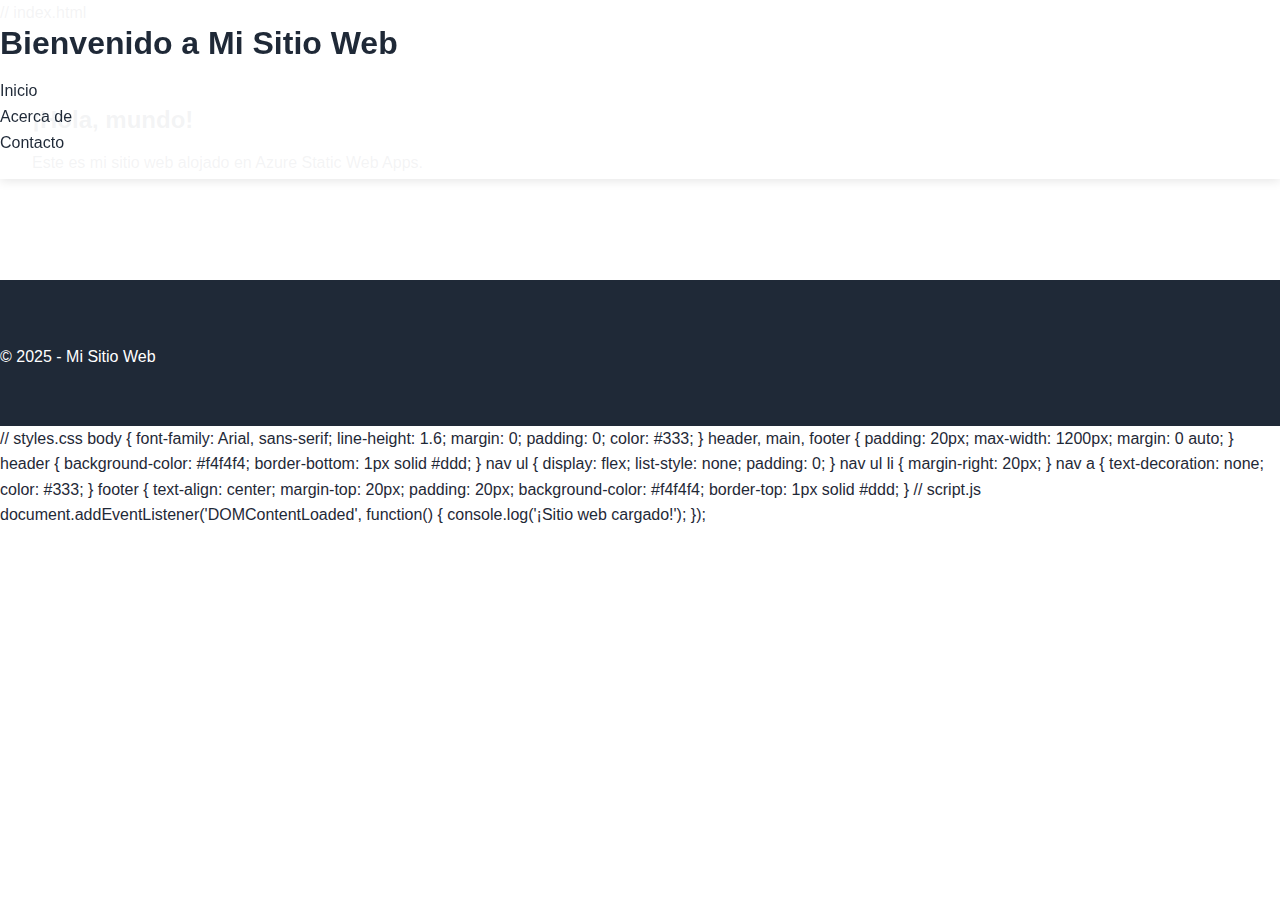
<file: index.html>
// index.html
<!DOCTYPE html>
<html lang="es">
<head>
    <meta charset="UTF-8">
    <meta name="viewport" content="width=device-width, initial-scale=1.0">
    <title>Mi Sitio Web</title>
    <link rel="stylesheet" href="styles.css">
</head>
<body>
    <header>
        <h1>Bienvenido a Mi Sitio Web</h1>
        <nav>
            <ul>
                <li><a href="index.html">Inicio</a></li>
                <li><a href="about.html">Acerca de</a></li>
                <li><a href="contact.html">Contacto</a></li>
            </ul>
        </nav>
    </header>
    
    <main>
        <section>
            <h2>¡Hola, mundo!</h2>
            <p>Este es mi sitio web alojado en Azure Static Web Apps.</p>
        </section>
    </main>
    
    <footer>
        <p>&copy; 2025 - Mi Sitio Web</p>
    </footer>
    
    <script src="script.js"></script>
</body>
</html>

// styles.css
body {
    font-family: Arial, sans-serif;
    line-height: 1.6;
    margin: 0;
    padding: 0;
    color: #333;
}

header, main, footer {
    padding: 20px;
    max-width: 1200px;
    margin: 0 auto;
}

header {
    background-color: #f4f4f4;
    border-bottom: 1px solid #ddd;
}

nav ul {
    display: flex;
    list-style: none;
    padding: 0;
}

nav ul li {
    margin-right: 20px;
}

nav a {
    text-decoration: none;
    color: #333;
}

footer {
    text-align: center;
    margin-top: 20px;
    padding: 20px;
    background-color: #f4f4f4;
    border-top: 1px solid #ddd;
}

// script.js
document.addEventListener('DOMContentLoaded', function() {
    console.log('¡Sitio web cargado!');
});
</file>
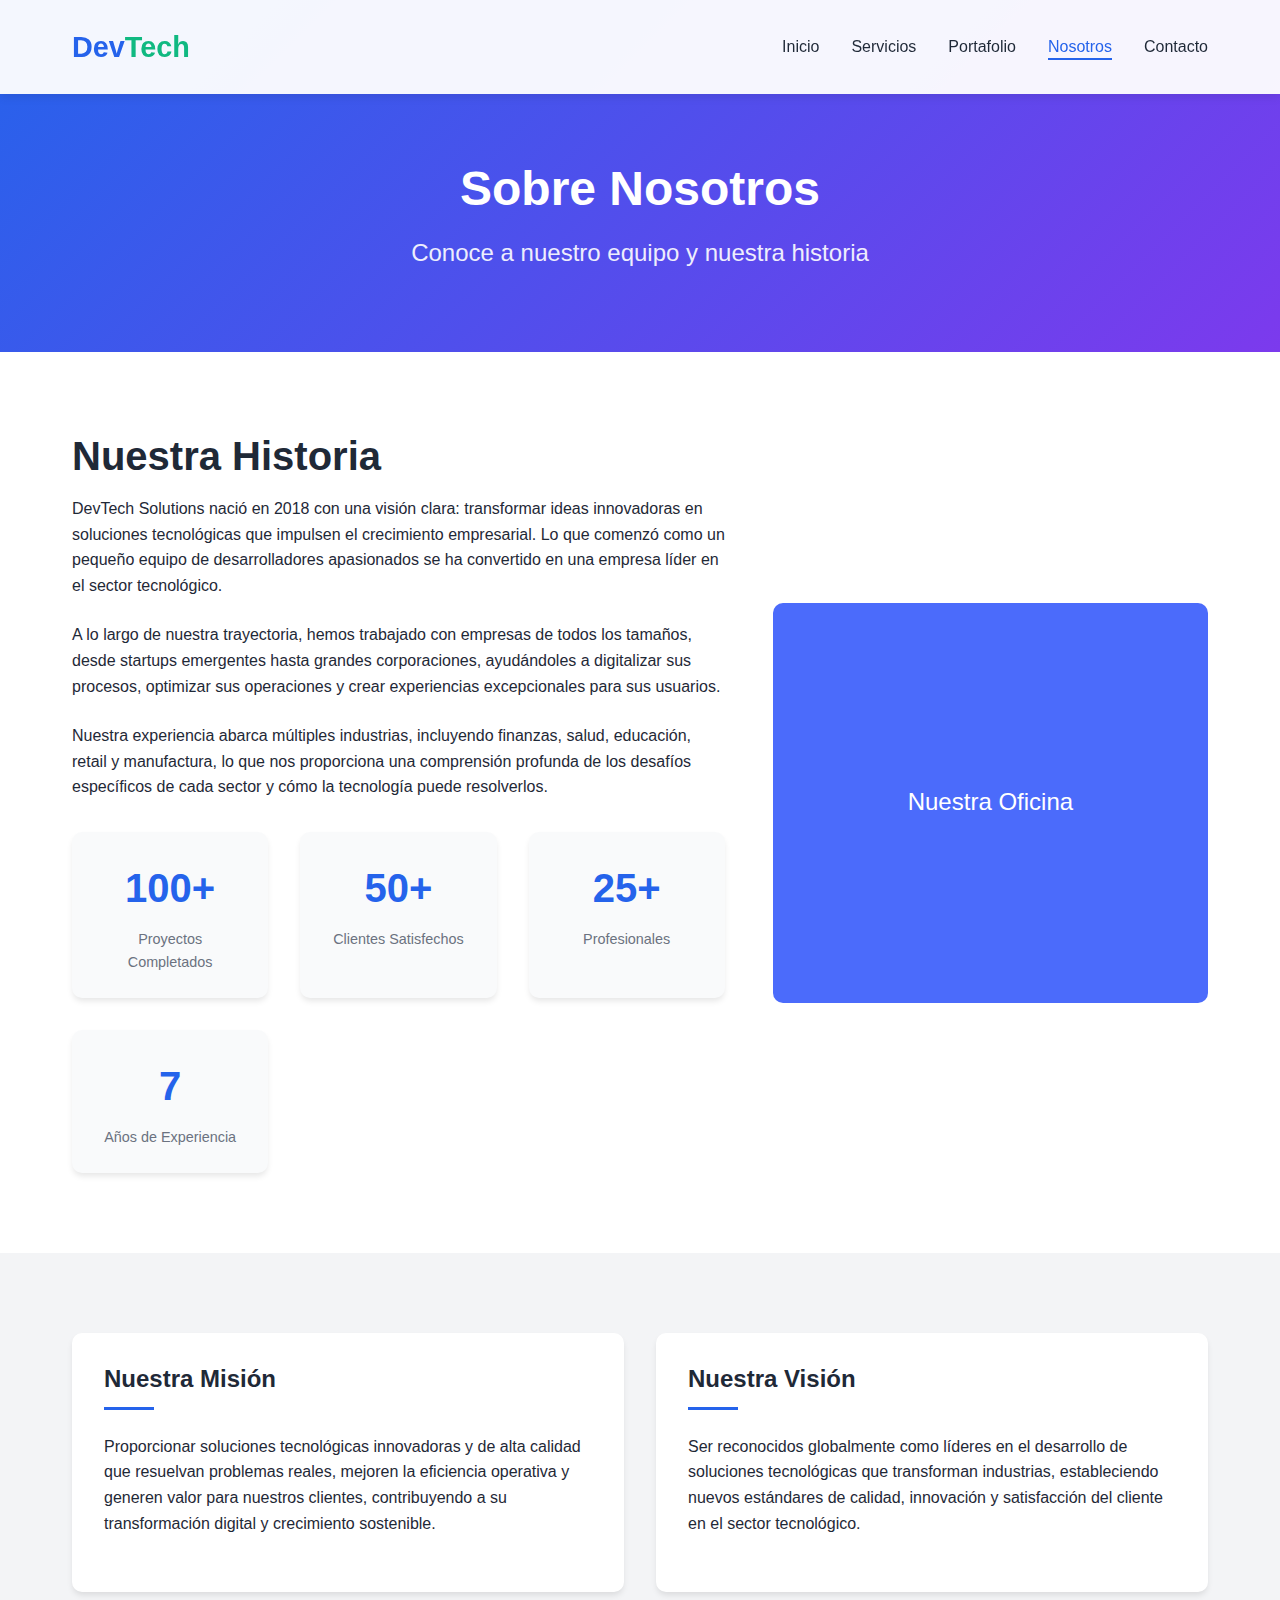
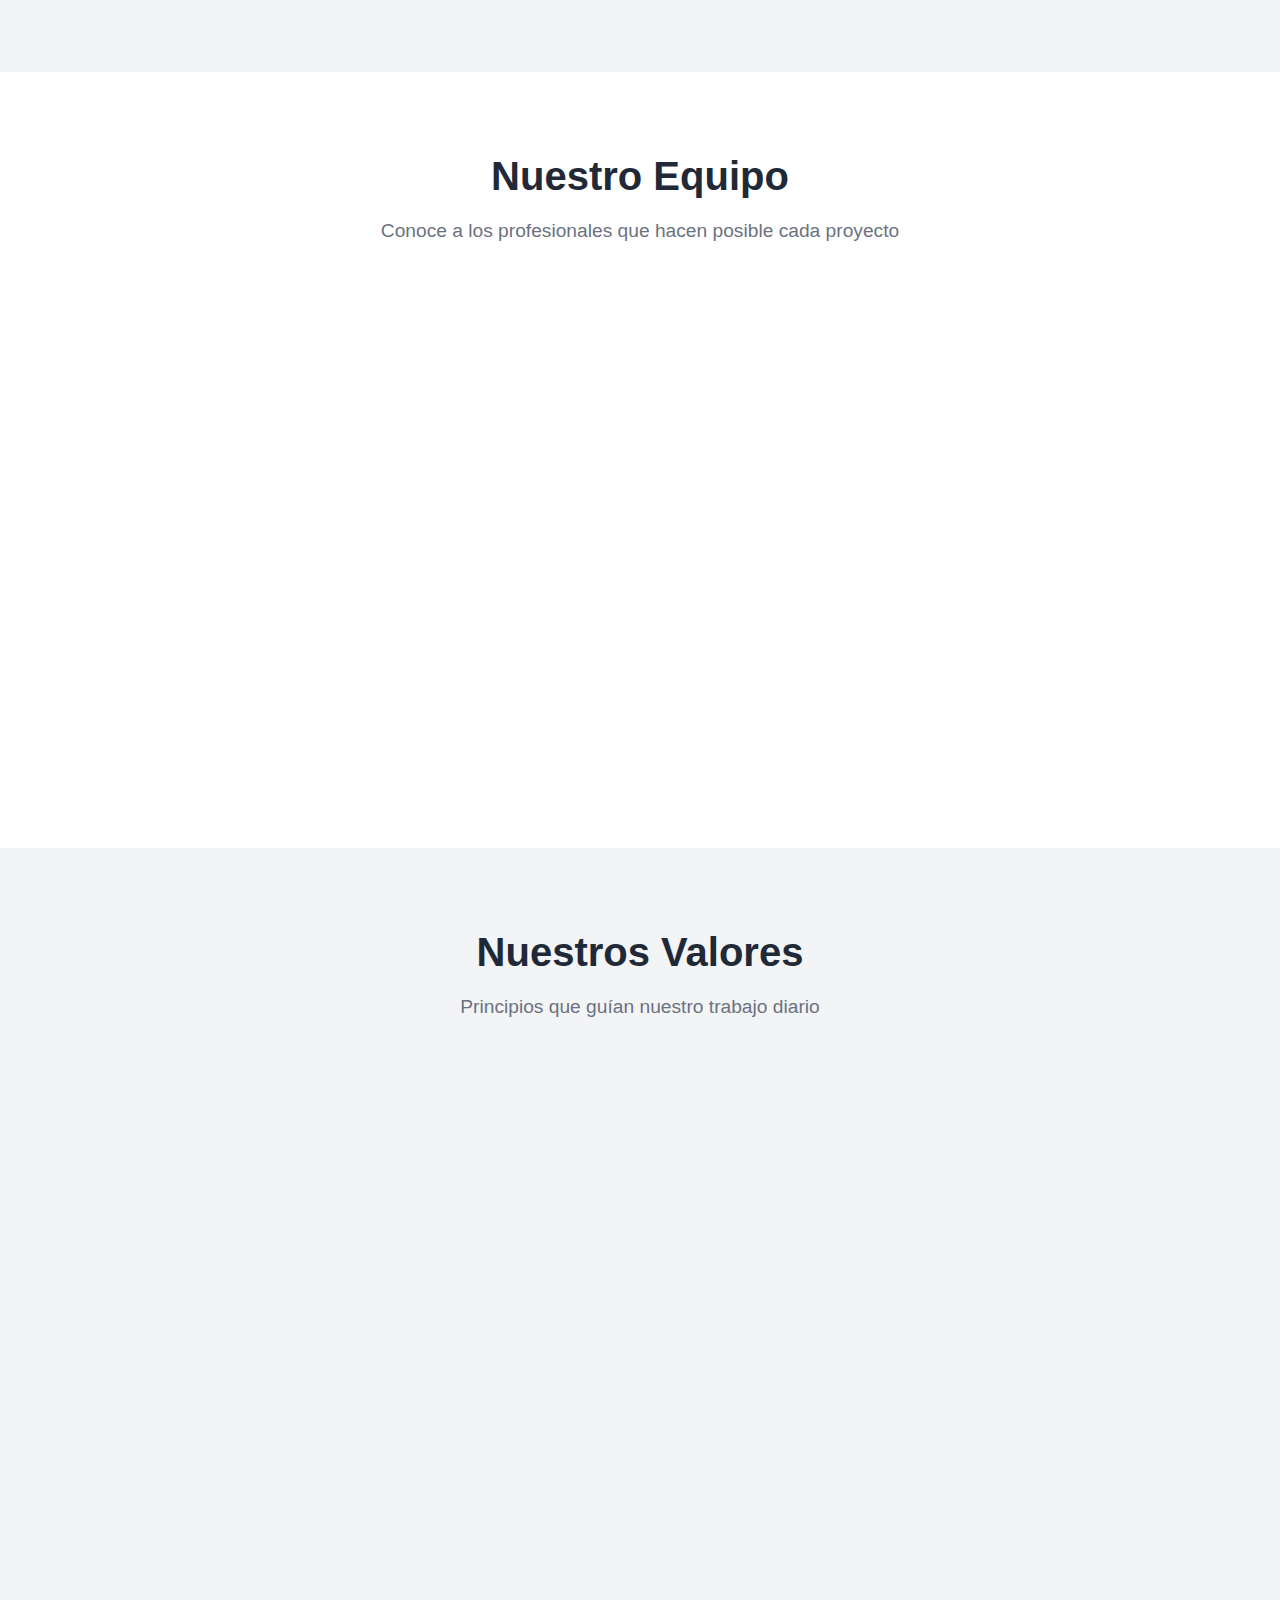
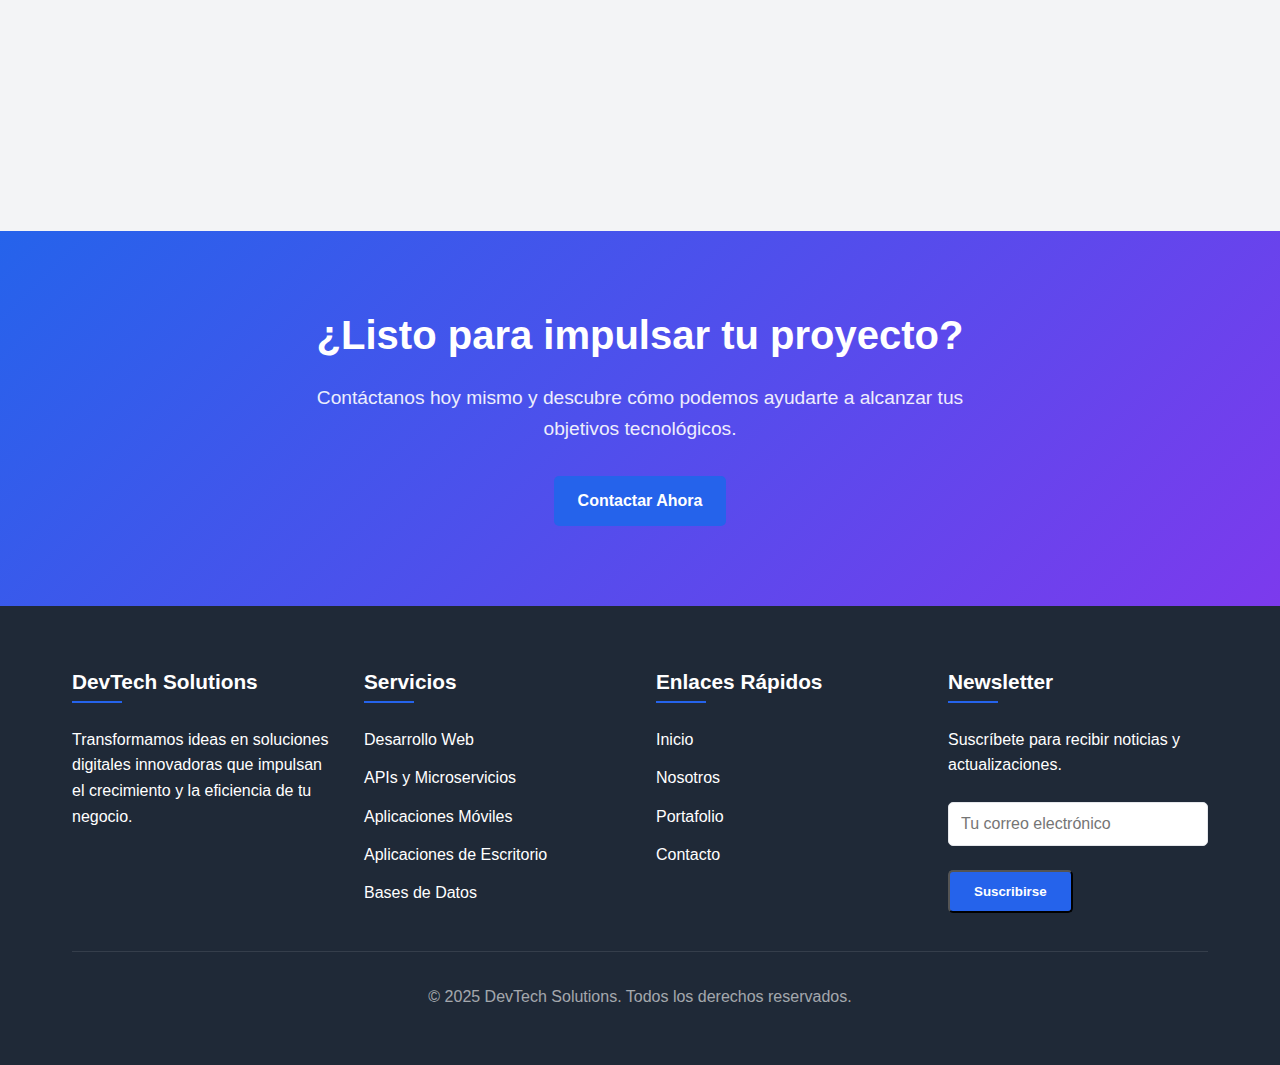
<file: about.html>
<!DOCTYPE html>
<html lang="es">
<head>
    <meta charset="UTF-8">
    <meta name="viewport" content="width=device-width, initial-scale=1.0">
    <title>Sobre Nosotros - DevTech Solutions</title>
    <link rel="stylesheet" href="styles.css">
</head>
<body>
    <!-- Header -->
    <header id="header">
        <div class="container header-container">
            <a href="index.html" class="logo">Dev<span>Tech</span></a>
            <nav>
                <ul class="nav-links">
                    <li><a href="index.html">Inicio</a></li>
                    <li><a href="index.html#servicios">Servicios</a></li>
                    <li><a href="index.html#portafolio">Portafolio</a></li>
                    <li><a href="about.html" class="active">Nosotros</a></li>
                    <li><a href="contact.html">Contacto</a></li>
                </ul>
                <button class="mobile-menu-btn">☰</button>
            </nav>
        </div>
        <div class="mobile-menu-overlay"></div>
    </header>

    <!-- Hero Section -->
    <section id="about-hero" class="page-hero">
        <div class="container">
            <h1 class="page-title">Sobre Nosotros</h1>
            <p class="page-subtitle">Conoce a nuestro equipo y nuestra historia</p>
        </div>
    </section>

    <!-- Nuestra Historia -->
    <section id="nuestra-historia">
        <div class="container">
            <div class="about-grid">
                <div class="about-content">
                    <h2 class="section-title">Nuestra Historia</h2>
                    <p>DevTech Solutions nació en 2018 con una visión clara: transformar ideas innovadoras en soluciones tecnológicas que impulsen el crecimiento empresarial. Lo que comenzó como un pequeño equipo de desarrolladores apasionados se ha convertido en una empresa líder en el sector tecnológico.</p>
                    
                    <p>A lo largo de nuestra trayectoria, hemos trabajado con empresas de todos los tamaños, desde startups emergentes hasta grandes corporaciones, ayudándoles a digitalizar sus procesos, optimizar sus operaciones y crear experiencias excepcionales para sus usuarios.</p>
                    
                    <p>Nuestra experiencia abarca múltiples industrias, incluyendo finanzas, salud, educación, retail y manufactura, lo que nos proporciona una comprensión profunda de los desafíos específicos de cada sector y cómo la tecnología puede resolverlos.</p>
                    
                    <div class="about-stats">
                        <div class="stat-item">
                            <div class="stat-number">100+</div>
                            <div class="stat-label">Proyectos Completados</div>
                        </div>
                        <div class="stat-item">
                            <div class="stat-number">50+</div>
                            <div class="stat-label">Clientes Satisfechos</div>
                        </div>
                        <div class="stat-item">
                            <div class="stat-number">25+</div>
                            <div class="stat-label">Profesionales</div>
                        </div>
                        <div class="stat-item">
                            <div class="stat-number">7</div>
                            <div class="stat-label">Años de Experiencia</div>
                        </div>
                    </div>
                </div>
                <div class="about-image">
                    <div class="image-placeholder" style="background-color:#4b6bfb; height:400px; border-radius:10px; display:flex; justify-content:center; align-items:center; color:white; font-size:1.5rem;">
                        Nuestra Oficina
                    </div>
                </div>
            </div>
        </div>
    </section>

    <!-- Misión y Visión -->
    <section id="mision-vision" class="bg-light">
        <div class="container">
            <div class="mission-vision-grid">
                <div class="mission-box">
                    <h2 class="box-title">Nuestra Misión</h2>
                    <p>Proporcionar soluciones tecnológicas innovadoras y de alta calidad que resuelvan problemas reales, mejoren la eficiencia operativa y generen valor para nuestros clientes, contribuyendo a su transformación digital y crecimiento sostenible.</p>
                </div>
                <div class="vision-box">
                    <h2 class="box-title">Nuestra Visión</h2>
                    <p>Ser reconocidos globalmente como líderes en el desarrollo de soluciones tecnológicas que transforman industrias, estableciendo nuevos estándares de calidad, innovación y satisfacción del cliente en el sector tecnológico.</p>
                </div>
            </div>
        </div>
    </section>

    <!-- Nuestro Equipo -->
    <section id="nuestro-equipo">
        <div class="container">
            <h2 class="section-title text-center">Nuestro Equipo</h2>
            <p class="section-subtitle text-center">Conoce a los profesionales que hacen posible cada proyecto</p>
            
            <div class="team-grid">
                <div class="team-member">
                    <div class="member-photo" style="background-color:#2563eb;"></div>
                    <div class="member-info">
                        <h3 class="member-name">Carlos Martínez</h3>
                        <p class="member-role">Director General</p>
                        <p class="member-bio">Con más de 15 años de experiencia en el sector tecnológico, Carlos lidera nuestra visión estratégica y el crecimiento empresarial.</p>
                    </div>
                </div>
                
                <div class="team-member">
                    <div class="member-photo" style="background-color:#7c3aed;"></div>
                    <div class="member-info">
                        <h3 class="member-name">Lucía Rodríguez</h3>
                        <p class="member-role">Directora de Tecnología</p>
                        <p class="member-bio">Experta en arquitectura de software y nuevas tecnologías, Lucía supervisa todos los aspectos técnicos de nuestros proyectos.</p>
                    </div>
                </div>
                
                <div class="team-member">
                    <div class="member-photo" style="background-color:#10b981;"></div>
                    <div class="member-info">
                        <h3 class="member-name">Miguel Sánchez</h3>
                        <p class="member-role">Líder de Desarrollo Web</p>
                        <p class="member-bio">Especializado en frontend y experiencia de usuario, Miguel asegura que nuestras interfaces sean intuitivas y atractivas.</p>
                    </div>
                </div>
                
                <div class="team-member">
                    <div class="member-photo" style="background-color:#f59e0b;"></div>
                    <div class="member-info">
                        <h3 class="member-name">Elena González</h3>
                        <p class="member-role">Ingeniera de Datos</p>
                        <p class="member-bio">Especialista en bases de datos y arquitecturas de big data, Elena optimiza el almacenamiento y procesamiento de información.</p>
                    </div>
                </div>
            </div>
        </div>
    </section>

    <!-- Nuestros Valores -->
    <section id="nuestros-valores" class="bg-light">
        <div class="container">
            <h2 class="section-title text-center">Nuestros Valores</h2>
            <p class="section-subtitle text-center">Principios que guían nuestro trabajo diario</p>
            
            <div class="values-grid">
                <div class="value-item">
                    <div class="value-icon">🔍</div>
                    <h3 class="value-title">Excelencia</h3>
                    <p>Nos esforzamos por superar expectativas en cada proyecto, prestando atención a cada detalle para entregar soluciones de la más alta calidad.</p>
                </div>
                
                <div class="value-item">
                    <div class="value-icon">💡</div>
                    <h3 class="value-title">Innovación</h3>
                    <p>Constantemente exploramos nuevas tecnologías y metodologías para ofrecer soluciones creativas que resuelvan desafíos complejos.</p>
                </div>
                
                <div class="value-item">
                    <div class="value-icon">🤝</div>
                    <h3 class="value-title">Colaboración</h3>
                    <p>Creemos en el poder del trabajo en equipo, tanto internamente como con nuestros clientes, para lograr resultados extraordinarios.</p>
                </div>
                
                <div class="value-item">
                    <div class="value-icon">⚖️</div>
                    <h3 class="value-title">Integridad</h3>
                    <p>Actuamos con honestidad y transparencia en todas nuestras interacciones, construyendo relaciones de confianza duraderas.</p>
                </div>
                
                <div class="value-item">
                    <div class="value-icon">🔄</div>
                    <h3 class="value-title">Adaptabilidad</h3>
                    <p>Nos adaptamos rápidamente a los cambios del mercado y las necesidades emergentes, manteniendo la flexibilidad en nuestros enfoques.</p>
                </div>
                
                <div class="value-item">
                    <div class="value-icon">🌱</div>
                    <h3 class="value-title">Responsabilidad</h3>
                    <p>Nos comprometemos con prácticas sostenibles y éticas, contribuyendo positivamente a nuestro entorno y comunidad.</p>
                </div>
            </div>
        </div>
    </section>

    <!-- CTA Section -->
    <section id="cta-section">
        <div class="container text-center">
            <h2 class="cta-title">¿Listo para impulsar tu proyecto?</h2>
            <p class="cta-text">Contáctanos hoy mismo y descubre cómo podemos ayudarte a alcanzar tus objetivos tecnológicos.</p>
            <a href="contact.html" class="btn btn-primary">Contactar Ahora</a>
        </div>
    </section>

    <!-- Footer -->
    <footer>
        <div class="container">
            <div class="footer-container">
                <div class="footer-column">
                    <h3>DevTech Solutions</h3>
                    <p>Transformamos ideas en soluciones digitales innovadoras que impulsan el crecimiento y la eficiencia de tu negocio.</p>
                </div>
                
                <div class="footer-column">
                    <h3>Servicios</h3>
                    <ul class="footer-links">
                        <li><a href="index.html#servicios">Desarrollo Web</a></li>
                        <li><a href="index.html#servicios">APIs y Microservicios</a></li>
                        <li><a href="index.html#servicios">Aplicaciones Móviles</a></li>
                        <li><a href="index.html#servicios">Aplicaciones de Escritorio</a></li>
                        <li><a href="index.html#servicios">Bases de Datos</a></li>
                    </ul>
                </div>
                
                <div class="footer-column">
                    <h3>Enlaces Rápidos</h3>
                    <ul class="footer-links">
                        <li><a href="index.html">Inicio</a></li>
                        <li><a href="about.html">Nosotros</a></li>
                        <li><a href="index.html#portafolio">Portafolio</a></li>
                        <li><a href="contact.html">Contacto</a></li>
                    </ul>
                </div>
                
                <div class="footer-column">
                    <h3>Newsletter</h3>
                    <p>Suscríbete para recibir noticias y actualizaciones.</p>
                    <div class="form-group">
                        <input type="email" class="form-control" placeholder="Tu correo electrónico">
                    </div>
                    <button class="btn btn-primary">Suscribirse</button>
                </div>
            </div>
            
            <div class="copyright">
                <p>&copy; 2025 DevTech Solutions. Todos los derechos reservados.</p>
            </div>
        </div>
    </footer>

    <script src="script.js"></script>
</body>
</html>
</file>
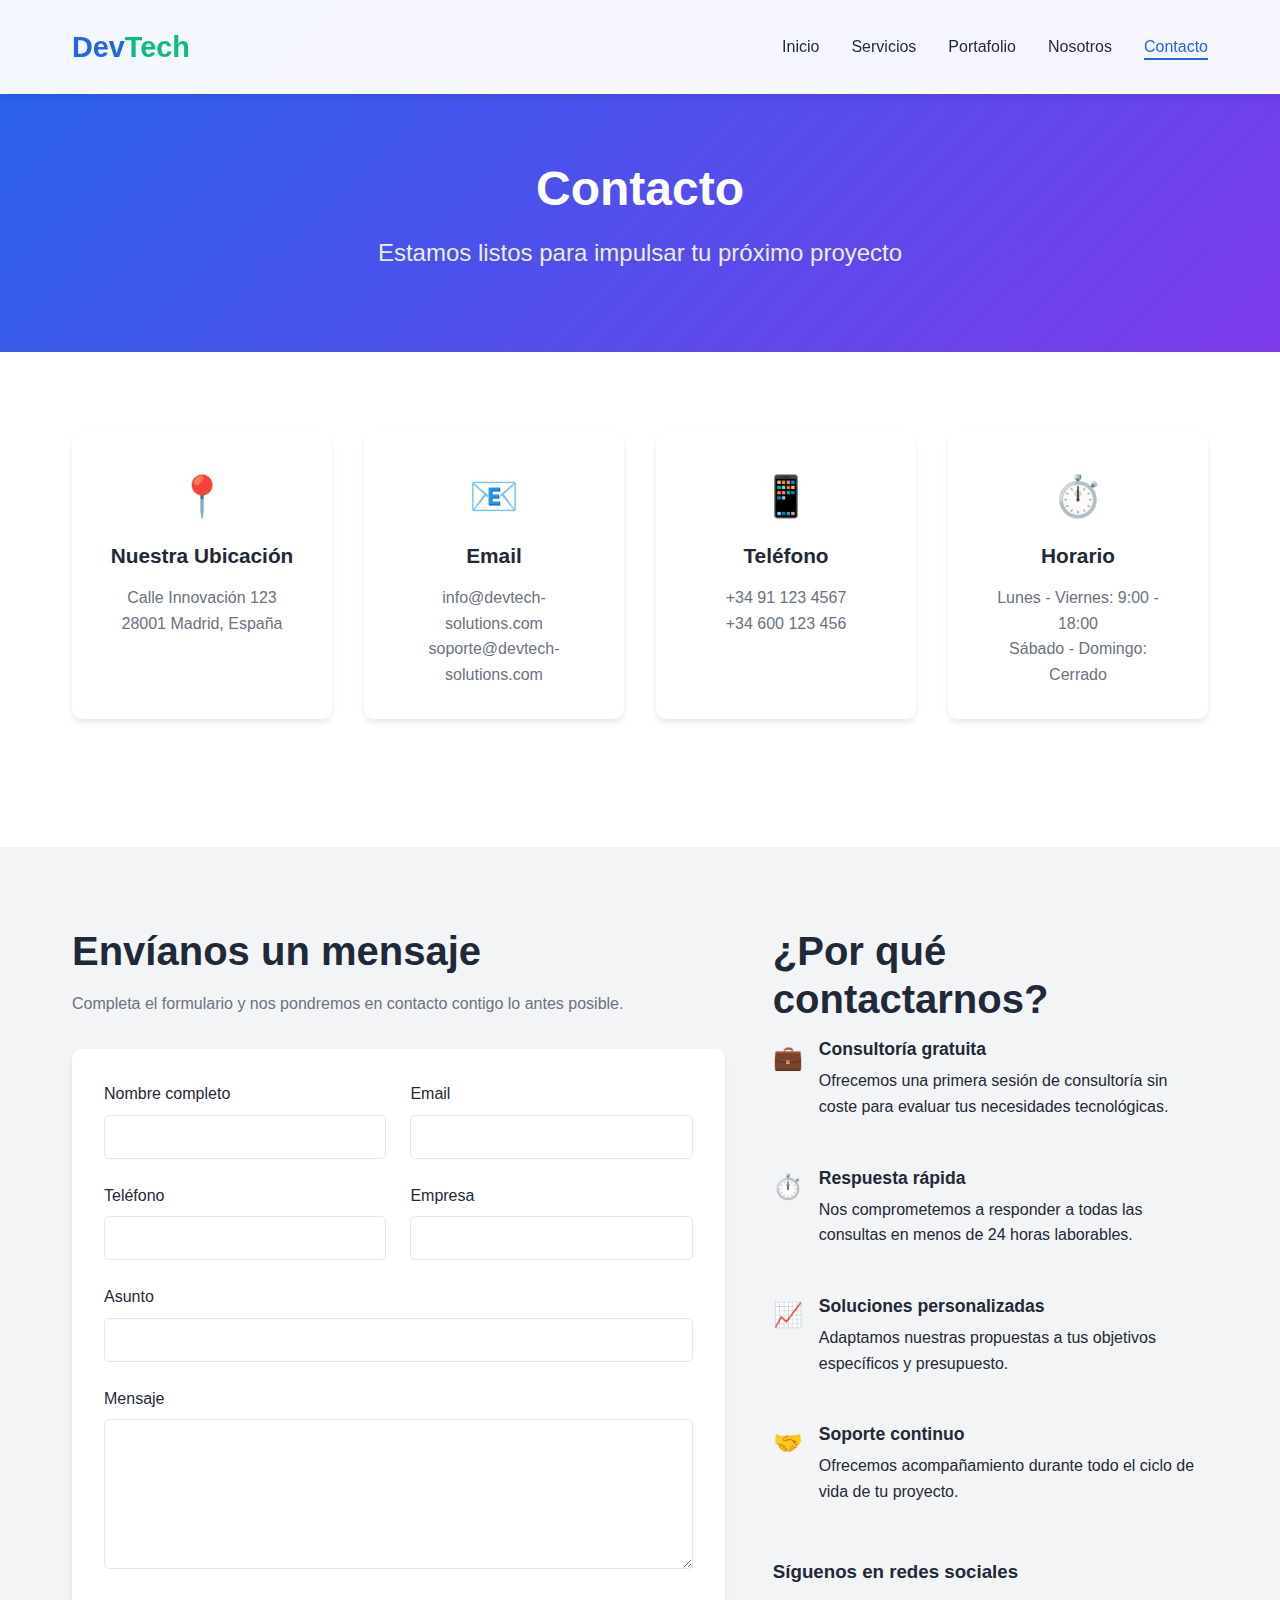
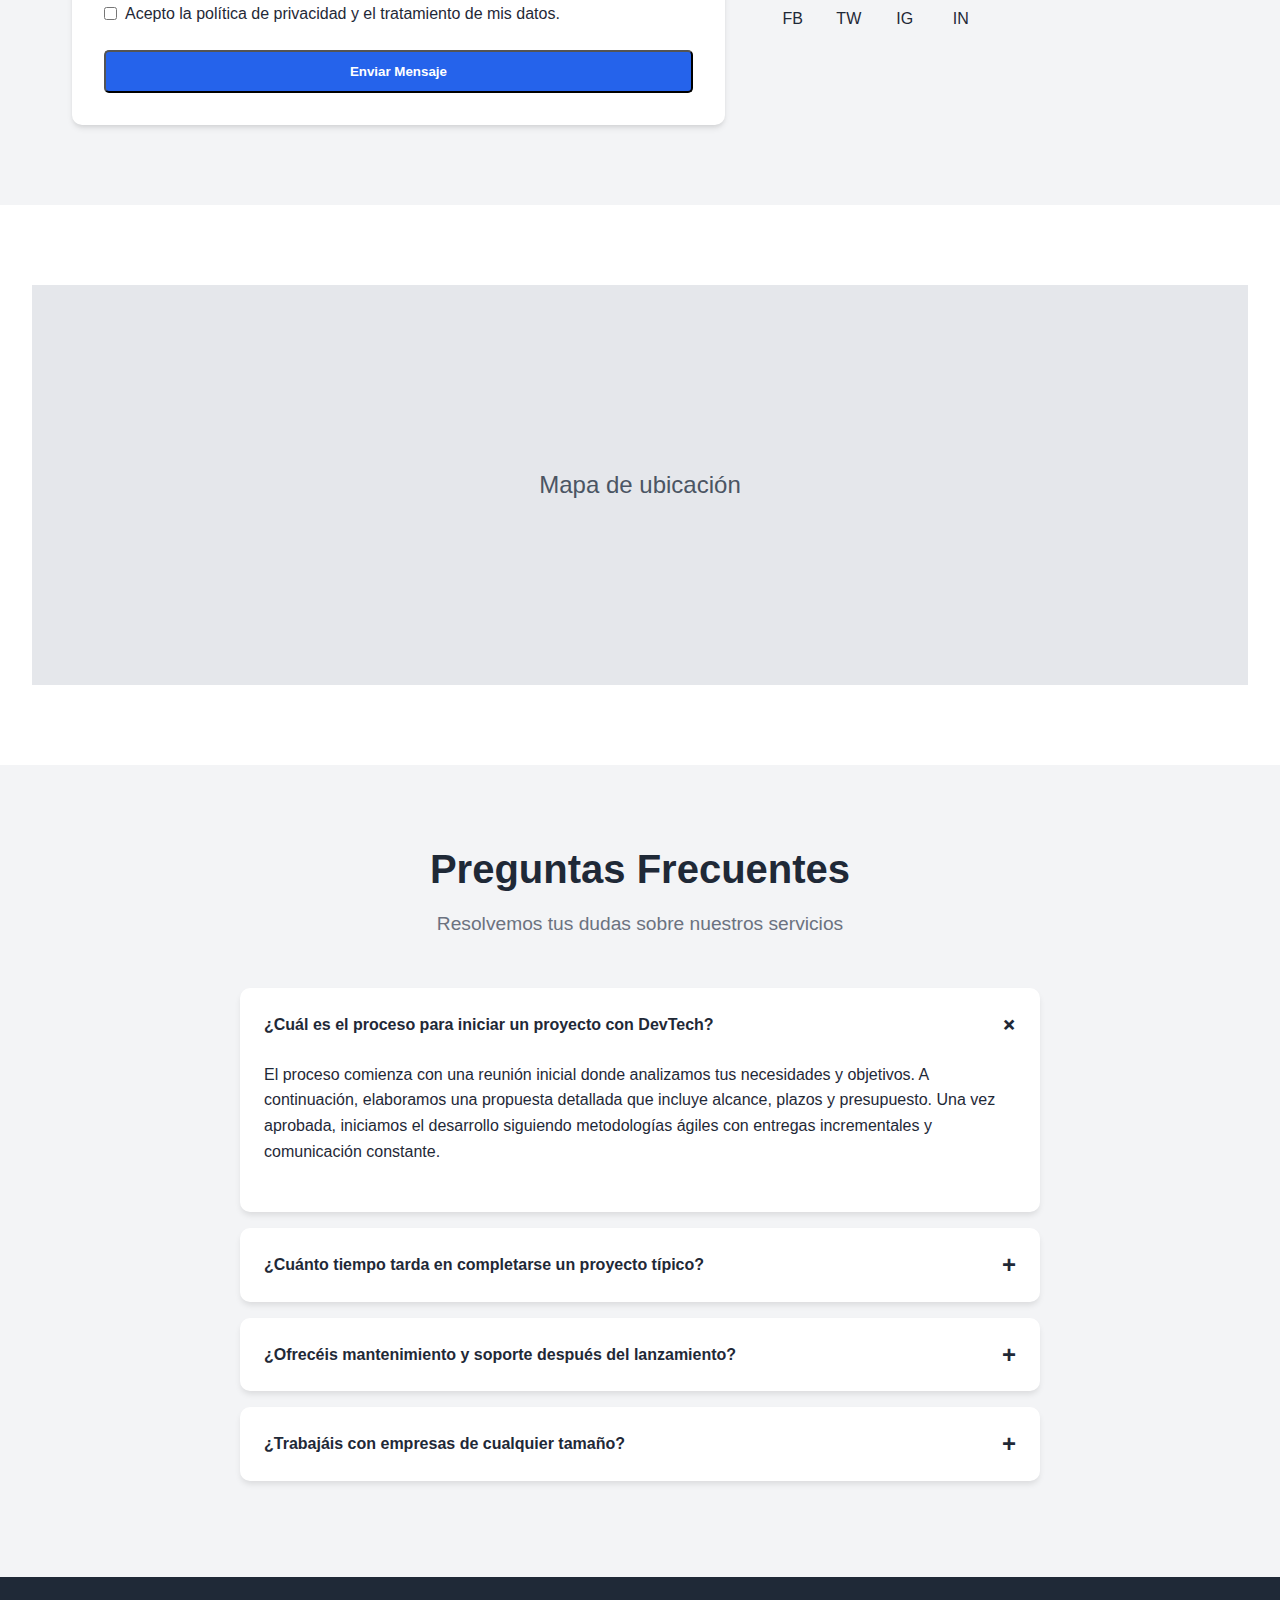
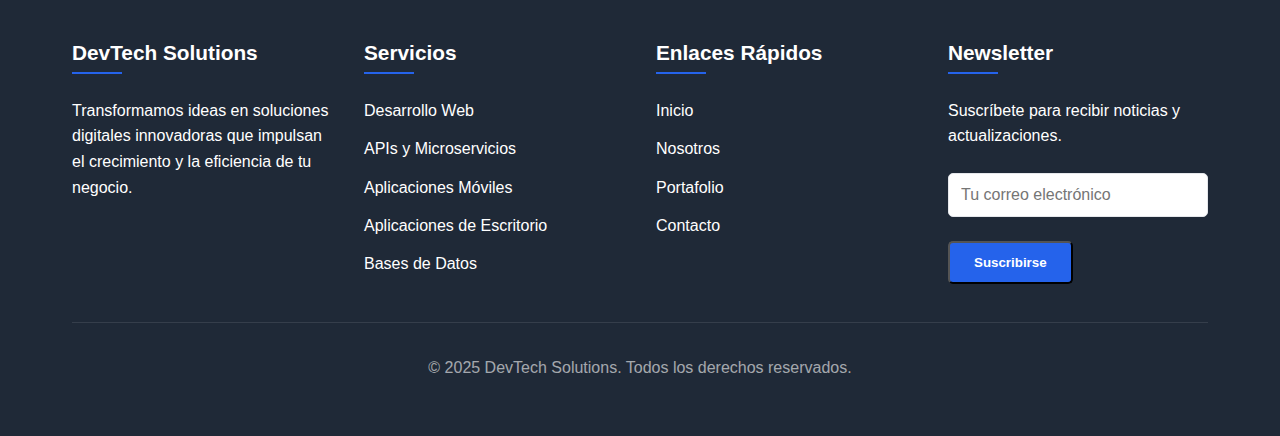
<file: contact.html>
<!DOCTYPE html>
<html lang="es">
<head>
    <meta charset="UTF-8">
    <meta name="viewport" content="width=device-width, initial-scale=1.0">
    <title>Contacto - DevTech Solutions</title>
    <link rel="stylesheet" href="styles.css">
</head>
<body>
    <!-- Header -->
    <header id="header">
        <div class="container header-container">
            <a href="index.html" class="logo">Dev<span>Tech</span></a>
            <nav>
                <ul class="nav-links">
                    <li><a href="index.html">Inicio</a></li>
                    <li><a href="index.html#servicios">Servicios</a></li>
                    <li><a href="index.html#portafolio">Portafolio</a></li>
                    <li><a href="about.html">Nosotros</a></li>
                    <li><a href="contact.html" class="active">Contacto</a></li>
                </ul>
                <button class="mobile-menu-btn">☰</button>
            </nav>
        </div>
        <div class="mobile-menu-overlay"></div>
    </header>

    <!-- Hero Section -->
    <section id="contact-hero" class="page-hero">
        <div class="container">
            <h1 class="page-title">Contacto</h1>
            <p class="page-subtitle">Estamos listos para impulsar tu próximo proyecto</p>
        </div>
    </section>

    <!-- Información de Contacto -->
    <section id="contact-info-section">
        <div class="container">
            <div class="contact-info-grid">
                <div class="contact-card">
                    <div class="contact-card-icon">📍</div>
                    <h3 class="contact-card-title">Nuestra Ubicación</h3>
                    <p class="contact-card-text">Calle Innovación 123<br>28001 Madrid, España</p>
                </div>
                
                <div class="contact-card">
                    <div class="contact-card-icon">📧</div>
                    <h3 class="contact-card-title">Email</h3>
                    <p class="contact-card-text">info@devtech-solutions.com<br>soporte@devtech-solutions.com</p>
                </div>
                
                <div class="contact-card">
                    <div class="contact-card-icon">📱</div>
                    <h3 class="contact-card-title">Teléfono</h3>
                    <p class="contact-card-text">+34 91 123 4567<br>+34 600 123 456</p>
                </div>
                
                <div class="contact-card">
                    <div class="contact-card-icon">⏱️</div>
                    <h3 class="contact-card-title">Horario</h3>
                    <p class="contact-card-text">Lunes - Viernes: 9:00 - 18:00<br>Sábado - Domingo: Cerrado</p>
                </div>
            </div>
        </div>
    </section>

    <!-- Formulario de Contacto -->
    <section id="contact-form-section" class="bg-light">
        <div class="container">
            <div class="contact-grid">
                <div class="contact-form-container">
                    <h2 class="section-title">Envíanos un mensaje</h2>
                    <p class="form-subtitle">Completa el formulario y nos pondremos en contacto contigo lo antes posible.</p>
                    
                    <form id="contactForm" class="contact-form">
                        <div class="form-row">
                            <div class="form-group">
                                <label for="nombre" class="form-label">Nombre completo</label>
                                <input type="text" id="nombre" name="nombre" class="form-control" required>
                            </div>
                            
                            <div class="form-group">
                                <label for="email" class="form-label">Email</label>
                                <input type="email" id="email" name="email" class="form-control" required>
                            </div>
                        </div>
                        
                        <div class="form-row">
                            <div class="form-group">
                                <label for="telefono" class="form-label">Teléfono</label>
                                <input type="tel" id="telefono" name="telefono" class="form-control">
                            </div>
                            
                            <div class="form-group">
                                <label for="empresa" class="form-label">Empresa</label>
                                <input type="text" id="empresa" name="empresa" class="form-control">
                            </div>
                        </div>
                        
                        <div class="form-group">
                            <label for="asunto" class="form-label">Asunto</label>
                            <input type="text" id="asunto" name="asunto" class="form-control" required>
                        </div>
                        
                        <div class="form-group">
                            <label for="mensaje" class="form-label">Mensaje</label>
                            <textarea id="mensaje" name="mensaje" class="form-control" rows="5" required></textarea>
                        </div>
                        
                        <div class="form-group form-checkbox">
                            <input type="checkbox" id="privacy" name="privacy" required>
                            <label for="privacy">Acepto la <a href="#">política de privacidad</a> y el tratamiento de mis datos.</label>
                        </div>
                        
                        <button type="submit" class="btn btn-primary btn-block">Enviar Mensaje</button>
                    </form>
                </div>
                
                <div class="contact-info-container">
                    <h2 class="section-title">¿Por qué contactarnos?</h2>
                    
                    <div class="contact-reason">
                        <div class="reason-icon">💼</div>
                        <div class="reason-content">
                            <h3 class="reason-title">Consultoría gratuita</h3>
                            <p>Ofrecemos una primera sesión de consultoría sin coste para evaluar tus necesidades tecnológicas.</p>
                        </div>
                    </div>
                    
                    <div class="contact-reason">
                        <div class="reason-icon">⏱️</div>
                        <div class="reason-content">
                            <h3 class="reason-title">Respuesta rápida</h3>
                            <p>Nos comprometemos a responder a todas las consultas en menos de 24 horas laborables.</p>
                        </div>
                    </div>
                    
                    <div class="contact-reason">
                        <div class="reason-icon">📈</div>
                        <div class="reason-content">
                            <h3 class="reason-title">Soluciones personalizadas</h3>
                            <p>Adaptamos nuestras propuestas a tus objetivos específicos y presupuesto.</p>
                        </div>
                    </div>
                    
                    <div class="contact-reason">
                        <div class="reason-icon">🤝</div>
                        <div class="reason-content">
                            <h3 class="reason-title">Soporte continuo</h3>
                            <p>Ofrecemos acompañamiento durante todo el ciclo de vida de tu proyecto.</p>
                        </div>
                    </div>
                    
                    <div class="social-links-container">
                        <h3>Síguenos en redes sociales</h3>
                        <div class="social-links">
                            <a href="#" class="social-link">FB</a>
                            <a href="#" class="social-link">TW</a>
                            <a href="#" class="social-link">IG</a>
                            <a href="#" class="social-link">IN</a>
                        </div>
                    </div>
                </div>
            </div>
        </div>
    </section>

    <!-- Mapa -->
    <section id="map-section">
        <div class="map-container">
            <div class="map-placeholder" style="background-color:#e5e7eb; height:400px; display:flex; justify-content:center; align-items:center; font-size:1.5rem; color:#4b5563;">
                Mapa de ubicación
            </div>
        </div>
    </section>

    <!-- FAQ -->
    <section id="faq-section" class="bg-light">
        <div class="container">
            <h2 class="section-title text-center">Preguntas Frecuentes</h2>
            <p class="section-subtitle text-center">Resolvemos tus dudas sobre nuestros servicios</p>
            
            <div class="faq-container">
                <div class="faq-item">
                    <div class="faq-question">¿Cuál es el proceso para iniciar un proyecto con DevTech?</div>
                    <div class="faq-answer">
                        <p>El proceso comienza con una reunión inicial donde analizamos tus necesidades y objetivos. A continuación, elaboramos una propuesta detallada que incluye alcance, plazos y presupuesto. Una vez aprobada, iniciamos el desarrollo siguiendo metodologías ágiles con entregas incrementales y comunicación constante.</p>
                    </div>
                </div>
                
                <div class="faq-item">
                    <div class="faq-question">¿Cuánto tiempo tarda en completarse un proyecto típico?</div>
                    <div class="faq-answer">
                        <p>La duración varía según la complejidad y alcance del proyecto. Una aplicación web sencilla puede completarse en 6-8 semanas, mientras que proyectos más complejos pueden requerir 3-6 meses. Siempre establecemos plazos realistas y trabajamos con transparencia sobre los tiempos de entrega.</p>
                    </div>
                </div>
                
                <div class="faq-item">
                    <div class="faq-question">¿Ofrecéis mantenimiento y soporte después del lanzamiento?</div>
                    <div class="faq-answer">
                        <p>Sí, ofrecemos planes de mantenimiento y soporte técnico para garantizar que tu solución funcione correctamente y se mantenga actualizada. Estos planes incluyen monitorización, actualizaciones de seguridad, corrección de errores y mejoras continuas según tus necesidades.</p>
                    </div>
                </div>
                
                <div class="faq-item">
                    <div class="faq-question">¿Trabajáis con empresas de cualquier tamaño?</div>
                    <div class="faq-answer">
                        <p>Absolutamente. Tenemos experiencia trabajando con startups, pymes y grandes corporaciones. Adaptamos nuestros servicios y metodologías para satisfacer las necesidades específicas de cada tipo de empresa, ofreciendo soluciones escalables que crecen con tu negocio.</p>
                    </div>
                </div>
            </div>
        </div>
    </section>

    <!-- Footer -->
    <footer>
        <div class="container">
            <div class="footer-container">
                <div class="footer-column">
                    <h3>DevTech Solutions</h3>
                    <p>Transformamos ideas en soluciones digitales innovadoras que impulsan el crecimiento y la eficiencia de tu negocio.</p>
                </div>
                
                <div class="footer-column">
                    <h3>Servicios</h3>
                    <ul class="footer-links">
                        <li><a href="index.html#servicios">Desarrollo Web</a></li>
                        <li><a href="index.html#servicios">APIs y Microservicios</a></li>
                        <li><a href="index.html#servicios">Aplicaciones Móviles</a></li>
                        <li><a href="index.html#servicios">Aplicaciones de Escritorio</a></li>
                        <li><a href="index.html#servicios">Bases de Datos</a></li>
                    </ul>
                </div>
                
                <div class="footer-column">
                    <h3>Enlaces Rápidos</h3>
                    <ul class="footer-links">
                        <li><a href="index.html">Inicio</a></li>
                        <li><a href="about.html">Nosotros</a></li>
                        <li><a href="index.html#portafolio">Portafolio</a></li>
                        <li><a href="contact.html">Contacto</a></li>
                    </ul>
                </div>
                
                <div class="footer-column">
                    <h3>Newsletter</h3>
                    <p>Suscríbete para recibir noticias y actualizaciones.</p>
                    <div class="form-group">
                        <input type="email" class="form-control" placeholder="Tu correo electrónico">
                    </div>
                    <button class="btn btn-primary">Suscribirse</button>
                </div>
            </div>
            
            <div class="copyright">
                <p>&copy; 2025 DevTech Solutions. Todos los derechos reservados.</p>
            </div>
        </div>
    </footer>

    <script src="script.js"></script>
</body>
</html>
</file>
<file: styles.css>
/* RESET Y ESTILOS GENERALES */
* {
    margin: 0;
    padding: 0;
    box-sizing: border-box;
}

:root {
    --primary-color: #2563eb;
    --primary-dark: #1d4ed8;
    --secondary-color: #7c3aed;
    --accent-color: #10b981;
    --light-color: #f3f4f6;
    --dark-color: #1f2937;
    --gray-color: #6b7280;
    --section-padding: 5rem 2rem;
}

html {
    scroll-behavior: smooth;
}

body {
    font-family: 'Segoe UI', Tahoma, Geneva, Verdana, sans-serif;
    line-height: 1.6;
    color: var(--dark-color);
    background-color: #fff;
}

a {
    text-decoration: none;
    color: inherit;
}

h1, h2, h3, h4 {
    line-height: 1.2;
    margin-bottom: 1rem;
}

p {
    margin-bottom: 1.5rem;
}

img {
    max-width: 100%;
    height: auto;
}

.container {
    max-width: 1200px;
    margin: 0 auto;
    padding: 0 2rem;
}

section {
    padding: var(--section-padding);
}

.btn {
    display: inline-block;
    padding: 0.75rem 1.5rem;
    border-radius: 5px;
    font-weight: 600;
    cursor: pointer;
    transition: all 0.3s ease;
    text-align: center;
}

.btn-primary {
    background-color: var(--primary-color);
    color: white;
}

.btn-primary:hover {
    background-color: var(--primary-dark);
    transform: translateY(-3px);
    box-shadow: 0 10px 20px rgba(0, 0, 0, 0.1);
}

.btn-outline {
    border: 2px solid var(--primary-color);
    color: var(--primary-color);
}

.btn-outline:hover {
    background-color: var(--primary-color);
    color: white;
}

.btn-block {
    display: block;
    width: 100%;
}

.text-center {
    text-align: center;
}

.section-title {
    font-size: 2.5rem;
    margin-bottom: 1rem;
    color: var(--dark-color);
}

.section-subtitle {
    font-size: 1.2rem;
    color: var(--gray-color);
    margin-bottom: 3rem;
}

.bg-light {
    background-color: var(--light-color);
}

/* HEADER Y NAVEGACIÓN */
header {
    position: fixed;
    width: 100%;
    top: 0;
    left: 0;
    padding: 1.5rem 0;
    z-index: 100;
    background-color: rgba(255, 255, 255, 0.95);
    box-shadow: 0 2px 10px rgba(0, 0, 0, 0.1);
    transition: all 0.3s ease;
}

header.scrolled {
    padding: 1rem 0;
}

.header-container {
    display: flex;
    justify-content: space-between;
    align-items: center;
}

.logo {
    font-size: 1.8rem;
    font-weight: 700;
    color: var(--primary-color);
}

.logo span {
    color: var(--accent-color);
}

.nav-links {
    display: flex;
    list-style: none;
}

.nav-links li {
    margin-left: 2rem;
}

.nav-links a {
    font-weight: 500;
    transition: color 0.3s ease;
    position: relative;
}

.nav-links a:hover {
    color: var(--primary-color);
}

.nav-links a.active {
    color: var(--primary-color);
}

.nav-links a.active::after {
    content: '';
    position: absolute;
    bottom: -5px;
    left: 0;
    width: 100%;
    height: 2px;
    background-color: var(--primary-color);
}

.mobile-menu-btn {
    display: none;
    background: none;
    border: none;
    font-size: 1.5rem;
    color: var(--dark-color);
    cursor: pointer;
}

.mobile-menu-overlay {
    position: fixed;
    top: 0;
    left: 0;
    width: 100%;
    height: 100%;
    background-color: rgba(0, 0, 0, 0.5);
    z-index: 100;
    display: none;
}

.mobile-menu-overlay.active {
    display: block;
}

/* PAGE HERO (para páginas internas) */
.page-hero {
    background: linear-gradient(135deg, var(--primary-color), var(--secondary-color));
    padding: 10rem 2rem 5rem;
    color: white;
    text-align: center;
}

.page-title {
    font-size: 3rem;
    margin-bottom: 1rem;
}

.page-subtitle {
    font-size: 1.5rem;
    opacity: 0.9;
    max-width: 700px;
    margin: 0 auto;
}

/* HERO SECTION */
#hero {
    padding: 10rem 2rem 5rem;
    background: linear-gradient(135deg, #f9fafb 0%, #e5e7eb 100%);
    position: relative;
    overflow: hidden;
}

.hero-content {
    display: flex;
    align-items: center;
    justify-content: space-between;
    gap: 2rem;
}

.hero-text {
    flex: 1;
}

.hero-title {
    font-size: 3.5rem;
    font-weight: 800;
    margin-bottom: 1.5rem;
    line-height: 1.1;
}

.hero-subtitle {
    font-size: 1.2rem;
    color: var(--gray-color);
    margin-bottom: 2rem;
}

.hero-buttons {
    display: flex;
    gap: 1rem;
}

.hero-image {
    flex: 1;
    display: flex;
    justify-content: center;
}

.hero-image img {
    max-width: 100%;
    border-radius: 10px;
    box-shadow: 0 20px 25px -5px rgba(0, 0, 0, 0.1), 0 10px 10px -5px rgba(0, 0, 0, 0.04);
}

/* SERVICIOS */
.services-grid {
    display: grid;
    grid-template-columns: repeat(auto-fit, minmax(300px, 1fr));
    gap: 2rem;
    margin-top: 3rem;
}

.service-card {
    background-color: #fff;
    border-radius: 10px;
    padding: 2rem;
    box-shadow: 0 4px 6px -1px rgba(0, 0, 0, 0.1), 0 2px 4px -1px rgba(0, 0, 0, 0.06);
    transition: all 0.3s ease;
    position: relative;
    overflow: hidden;
    z-index: 1;
}

.service-card:hover {
    transform: translateY(-10px);
    box-shadow: 0 20px 25px -5px rgba(0, 0, 0, 0.1), 0 10px 10px -5px rgba(0, 0, 0, 0.04);
}

.service-card::before {
    content: '';
    position: absolute;
    top: 0;
    left: 0;
    width: 100%;
    height: 5px;
    background: linear-gradient(90deg, var(--primary-color), var(--secondary-color));
    z-index: -1;
}

.service-icon {
    width: 60px;
    height: 60px;
    background-color: rgba(37, 99, 235, 0.1);
    border-radius: 50%;
    display: flex;
    align-items: center;
    justify-content: center;
    margin-bottom: 1.5rem;
    font-size: 1.5rem;
    color: var(--primary-color);
}

.service-title {
    font-size: 1.5rem;
    margin-bottom: 1rem;
}

.service-description {
    color: var(--gray-color);
    margin-bottom: 1.5rem;
}

/* POR QUÉ ELEGIRNOS */
#por-que-nosotros {
    background-color: var(--light-color);
    position: relative;
}

.features-grid {
    display: grid;
    grid-template-columns: repeat(auto-fit, minmax(300px, 1fr));
    gap: 2rem;
}

.feature {
    background-color: white;
    border-radius: 10px;
    padding: 2rem;
    box-shadow: 0 4px 6px -1px rgba(0, 0, 0, 0.1), 0 2px 4px -1px rgba(0, 0, 0, 0.06);
}

.feature-icon {
    width: 50px;
    height: 50px;
    background: linear-gradient(135deg, var(--primary-color), var(--secondary-color));
    border-radius: 50%;
    display: flex;
    align-items: center;
    justify-content: center;
    margin-bottom: 1.5rem;
    color: white;
    font-size: 1.5rem;
}

.feature-title {
    font-size: 1.3rem;
    margin-bottom: 1rem;
}

/* PROCESO DE TRABAJO */
.process-steps {
    display: flex;
    flex-wrap: wrap;
    justify-content: space-between;
    margin-top: 3rem;
    position: relative;
}

.process-steps::before {
    content: '';
    position: absolute;
    top: 4rem;
    left: 0;
    width: 100%;
    height: 2px;
    background-color: #e5e7eb;
    z-index: 0;
}

.step {
    flex: 1;
    min-width: 200px;
    text-align: center;
    padding: 0 1rem;
    position: relative;
    z-index: 1;
}

.step-number {
    width: 80px;
    height: 80px;
    background: linear-gradient(135deg, var(--primary-color), var(--secondary-color));
    color: white;
    border-radius: 50%;
    display: flex;
    align-items: center;
    justify-content: center;
    margin: 0 auto 1.5rem;
    font-size: 1.8rem;
    font-weight: 700;
    position: relative;
}

.step-title {
    font-size: 1.3rem;
    margin-bottom: 0.5rem;
}

.step-description {
    color: var(--gray-color);
}

/* PORTAFOLIO */
.portfolio-grid {
    display: grid;
    grid-template-columns: repeat(auto-fit, minmax(300px, 1fr));
    gap: 2rem;
}

.portfolio-item {
    position: relative;
    overflow: hidden;
    border-radius: 10px;
    box-shadow: 0 4px 6px -1px rgba(0, 0, 0, 0.1), 0 2px 4px -1px rgba(0, 0, 0, 0.06);
}

.portfolio-image {
    width: 100%;
    height: 250px;
    background-color: #e5e7eb;
    background-size: cover;
    background-position: center;
    transition: transform 0.5s ease;
}

.portfolio-item:hover .portfolio-image {
    transform: scale(1.05);
}

.portfolio-overlay {
    position: absolute;
    bottom: 0;
    left: 0;
    width: 100%;
    padding: 1.5rem;
    background: linear-gradient(to top, rgba(0, 0, 0, 0.8), transparent);
    color: white;
    transform: translateY(100%);
    transition: transform 0.5s ease;
}

.portfolio-item:hover .portfolio-overlay {
    transform: translateY(0);
}

.portfolio-title {
    font-size: 1.3rem;
    margin-bottom: 0.5rem;
}

.portfolio-category {
    font-size: 0.9rem;
    opacity: 0.8;
}

/* TESTIMONIOS */
.testimonials-container {
    position: relative;
    margin-top: 3rem;
    padding: 0 3rem;
}

.testimonial-slider {
    display: flex;
    overflow-x: auto;
    scroll-snap-type: x mandatory;
    scroll-behavior: smooth;
    -webkit-overflow-scrolling: touch;
    gap: 2rem;
}

.testimonial-slider::-webkit-scrollbar {
    display: none;
}

.testimonial {
    flex: 0 0 100%;
    scroll-snap-align: start;
    padding: 2rem;
    background-color: #f9fafb;
    border-radius: 10px;
    box-shadow: 0 4px 6px -1px rgba(0, 0, 0, 0.1), 0 2px 4px -1px rgba(0, 0, 0, 0.06);
}

.testimonial-text {
    font-style: italic;
    margin-bottom: 1.5rem;
    position: relative;
}

.testimonial-text::before {
    content: '"';
    font-size: 4rem;
    color: var(--primary-color);
    opacity: 0.2;
    position: absolute;
    top: -2rem;
    left: -1rem;
}

.testimonial-author {
    display: flex;
    align-items: center;
}

.author-image {
    width: 50px;
    height: 50px;
    border-radius: 50%;
    background-color: #e5e7eb;
    margin-right: 1rem;
}

.author-info h4 {
    margin-bottom: 0.2rem;
}

.author-info p {
    color: var(--gray-color);
    font-size: 0.9rem;
    margin-bottom: 0;
}

.testimonial-nav {
    display: flex;
    justify-content: center;
    margin-top: 2rem;
    gap: 0.5rem;
}

.nav-dot {
    width: 12px;
    height: 12px;
    border-radius: 50%;
    background-color: #e5e7eb;
    cursor: pointer;
}

.nav-dot.active {
    background-color: var(--primary-color);
}

/* CONTACTO */
#contacto {
    background: linear-gradient(135deg, var(--primary-color), var(--secondary-color));
    color: white;
}

.contact-container {
    display: flex;
    gap: 2rem;
    align-items: flex-start;
}

.contact-info {
    flex: 1;
}

.contact-item {
    display: flex;
    align-items: center;
    margin-bottom: 1.5rem;
}

.contact-icon {
    margin-right: 1rem;
    width: 40px;
    height: 40px;
    background-color: rgba(255, 255, 255, 0.2);
    border-radius: 50%;
    display: flex;
    align-items: center;
    justify-content: center;
}

.contact-form {
    flex: 2;
    background-color: white;
    padding: 2rem;
    border-radius: 10px;
    box-shadow: 0 4px 6px -1px rgba(0, 0, 0, 0.1), 0 2px 4px -1px rgba(0, 0, 0, 0.06);
}

.form-group {
    margin-bottom: 1.5rem;
}

.form-label {
    display: block;
    margin-bottom: 0.5rem;
    font-weight: 500;
    color: var(--dark-color);
}

.form-control {
    width: 100%;
    padding: 0.75rem;
    border: 1px solid #e5e7eb;
    border-radius: 5px;
    font-family: inherit;
    font-size: 1rem;
}

textarea.form-control {
    min-height: 150px;
    resize: vertical;
}

/* ABOUT PAGE */
.about-grid {
    display: grid;
    grid-template-columns: 3fr 2fr;
    gap: 3rem;
    align-items: center;
}

.about-stats {
    display: grid;
    grid-template-columns: repeat(auto-fill, minmax(140px, 1fr));
    gap: 2rem;
    margin-top: 2rem;
}

.stat-item {
    text-align: center;
    padding: 1.5rem;
    background-color: #f9fafb;
    border-radius: 10px;
    box-shadow: 0 4px 6px -1px rgba(0, 0, 0, 0.1);
}

.stat-number {
    font-size: 2.5rem;
    font-weight: 700;
    color: var(--primary-color);
    margin-bottom: 0.5rem;
}

.stat-label {
    color: var(--gray-color);
    font-size: 0.9rem;
}

.mission-vision-grid {
    display: grid;
    grid-template-columns: repeat(auto-fit, minmax(300px, 1fr));
    gap: 2rem;
}

.mission-box, .vision-box {
    padding: 2rem;
    border-radius: 10px;
    box-shadow: 0 4px 6px -1px rgba(0, 0, 0, 0.1);
    background-color: white;
}

.box-title {
    position: relative;
    padding-bottom: 1rem;
    margin-bottom: 1.5rem;
}

.box-title::after {
    content: '';
    position: absolute;
    bottom: 0;
    left: 0;
    width: 50px;
    height: 3px;
    background-color: var(--primary-color);
}

.team-grid {
    display: grid;
    grid-template-columns: repeat(auto-fit, minmax(250px, 1fr));
    gap: 2rem;
    margin-top: 3rem;
}

.team-member {
    background-color: white;
    border-radius: 10px;
    overflow: hidden;
    box-shadow: 0 4px 6px -1px rgba(0, 0, 0, 0.1);
    transition: transform 0.3s ease;
}

.team-member:hover {
    transform: translateY(-10px);
}

.member-photo {
    height: 200px;
    background-color: #e5e7eb;
}

.member-info {
    padding: 1.5rem;
}

.member-name {
    font-size: 1.3rem;
    margin-bottom: 0.3rem;
}

.member-role {
    color: var(--primary-color);
    font-weight: 600;
    margin-bottom: 1rem;
}

.member-bio {
    color: var(--gray-color);
    margin-bottom: 0;
}

.values-grid {
    display: grid;
    grid-template-columns: repeat(auto-fit, minmax(300px, 1fr));
    gap: 2rem;
    margin-top: 3rem;
}

.value-item {
    background-color: white;
    border-radius: 10px;
    padding: 2rem;
    box-shadow: 0 4px 6px -1px rgba(0, 0, 0, 0.1);
    text-align: center;
}

.value-icon {
    font-size: 2.5rem;
    margin-bottom: 1rem;
}

.value-title {
    font-size: 1.3rem;
    margin-bottom: 1rem;
}

/* CONTACT PAGE */
.contact-info-grid {
    display: grid;
    grid-template-columns: repeat(auto-fit, minmax(250px, 1fr));
    gap: 2rem;
    margin-bottom: 3rem;
}

.contact-card {
    background-color: white;
    border-radius: 10px;
    padding: 2rem;
    text-align: center;
    box-shadow: 0 4px 6px -1px rgba(0, 0, 0, 0.1);
    transition: transform 0.3s ease;
}

.contact-card:hover {
    transform: translateY(-10px);
}

.contact-card-icon {
    font-size: 2.5rem;
    margin-bottom: 1rem;
    color: var(--primary-color);
}

.contact-card-title {
    font-size: 1.3rem;
    margin-bottom: 1rem;
}

.contact-card-text {
    color: var(--gray-color);
    margin-bottom: 0;
}

.contact-grid {
    display: grid;
    grid-template-columns: 3fr 2fr;
    gap: 3rem;
}

.form-row {
    display: grid;
    grid-template-columns: repeat(auto-fit, minmax(250px, 1fr));
    gap: 1.5rem;
}

.form-subtitle {
    color: var(--gray-color);
    margin-bottom: 2rem;
}

.form-checkbox {
    display: flex;
    align-items: center;
    gap: 0.5rem;
}

.form-checkbox input {
    width: auto;
}

.contact-reason {
    display: flex;
    align-items: flex-start;
    margin-bottom: 1.5rem;
}

.reason-icon {
    font-size: 1.5rem;
    margin-right: 1rem;
    color: var(--primary-color);
}

.reason-title {
    font-size: 1.1rem;
    margin-bottom: 0.5rem;
}

.social-links-container {
    margin-top: 2rem;
}

.social-links {
    display: flex;
    gap: 1rem;
    margin-top: 1rem;
}

.social-link {
    width: 40px;
    height: 40px;
    border-radius: 50%;
    background-color: #f3f4f6;
    color: var(--dark-color);
    display: flex;
    align-items: center;
    justify-content: center;
    transition: all 0.3s ease;
}

.social-link:hover {
    background-color: var(--primary-color);
    color: white;
    transform: translateY(-3px);
}

.map-container {
    width: 100%;
}

.faq-container {
    max-width: 800px;
    margin: 0 auto;
}

.faq-item {
    background-color: white;
    border-radius: 10px;
    margin-bottom: 1rem;
    overflow: hidden;
    box-shadow: 0 4px 6px -1px rgba(0, 0, 0, 0.1);
}

.faq-question {
    padding: 1.5rem;
    font-weight: 600;
    cursor: pointer;
    position: relative;
}

.faq-question::after {
    content: '+';
    position: absolute;
    right: 1.5rem;
    top: 50%;
    transform: translateY(-50%);
    font-size: 1.5rem;
    transition: transform 0.3s ease;
}

.faq-item.active .faq-question::after {
    transform: translateY(-50%) rotate(45deg);
}

.faq-answer {
    padding: 0 1.5rem 1.5rem;
    display: none;
}

.faq-item.active .faq-answer {
    display: block;
}

/* CTA SECTION */
#cta-section {
    background: linear-gradient(135deg, var(--primary-color), var(--secondary-color));
    color: white;
    padding: 5rem 2rem;
    text-align: center;
}

.cta-title {
    font-size: 2.5rem;
    margin-bottom: 1.5rem;
}

.cta-text {
    font-size: 1.2rem;
    max-width: 700px;
    margin: 0 auto 2rem;
    opacity: 0.9;
}

/* FOOTER */
footer {
    background-color: var(--dark-color);
    color: white;
    padding: 4rem 0 2rem;
}

.footer-container {
    display: grid;
    grid-template-columns: repeat(auto-fit, minmax(200px, 1fr));
    gap: 2rem;
}

.footer-column h3 {
    font-size: 1.3rem;
    margin-bottom: 1.5rem;
    position: relative;
    padding-bottom: 0.5rem;
}

.footer-column h3::after {
    content: '';
    position: absolute;
    left: 0;
    bottom: 0;
    width: 50px;
    height: 2px;
    background-color: var(--primary-color);
}

.footer-links {
    list-style: none;
}

.footer-links li {
    margin-bottom: 0.8rem;
}

.footer-links a {
    transition: color 0.3s ease;
}

.footer-links a:hover {
    color: var(--primary-color);
}

.copyright {
    text-align: center;
    padding-top: 2rem;
    margin-top: 2rem;
    border-top: 1px solid rgba(255, 255, 255, 0.1);
    color: rgba(255, 255, 255, 0.6);
}

/* RESPONSIVE */
@media (max-width: 992px) {
    .hero-content {
        flex-direction: column;
        text-align: center;
    }

    .hero-buttons {
        justify-content: center;
    }

    .hero-title {
        font-size: 2.8rem;
    }

    .contact-container {
        flex-direction: column;
    }

    .process-steps::before {
        display: none;
    }

    .step {
        margin-bottom: 3rem;
    }

    .about-grid,
    .contact-grid {
        grid-template-columns: 1fr;
    }
}

@media (max-width: 768px) {
    .section-title {
        font-size: 2rem;
    }

    .nav-links {
        position: fixed;
        top: 0;
        right: -300px;
        width: 300px;
        height: 100vh;
        background-color: white;
        flex-direction: column;
        align-items: center;
        justify-content: center;
        box-shadow: -5px 0 15px rgba(0, 0, 0, 0.1);
        transition: right 0.3s ease;
        z-index: 101;
    }

    .nav-links.active {
        right: 0;
    }

    .nav-links li {
        margin: 1.5rem 0;
    }

    .mobile-menu-btn {
        display: block;
        z-index: 102;
    }
}
</file>
